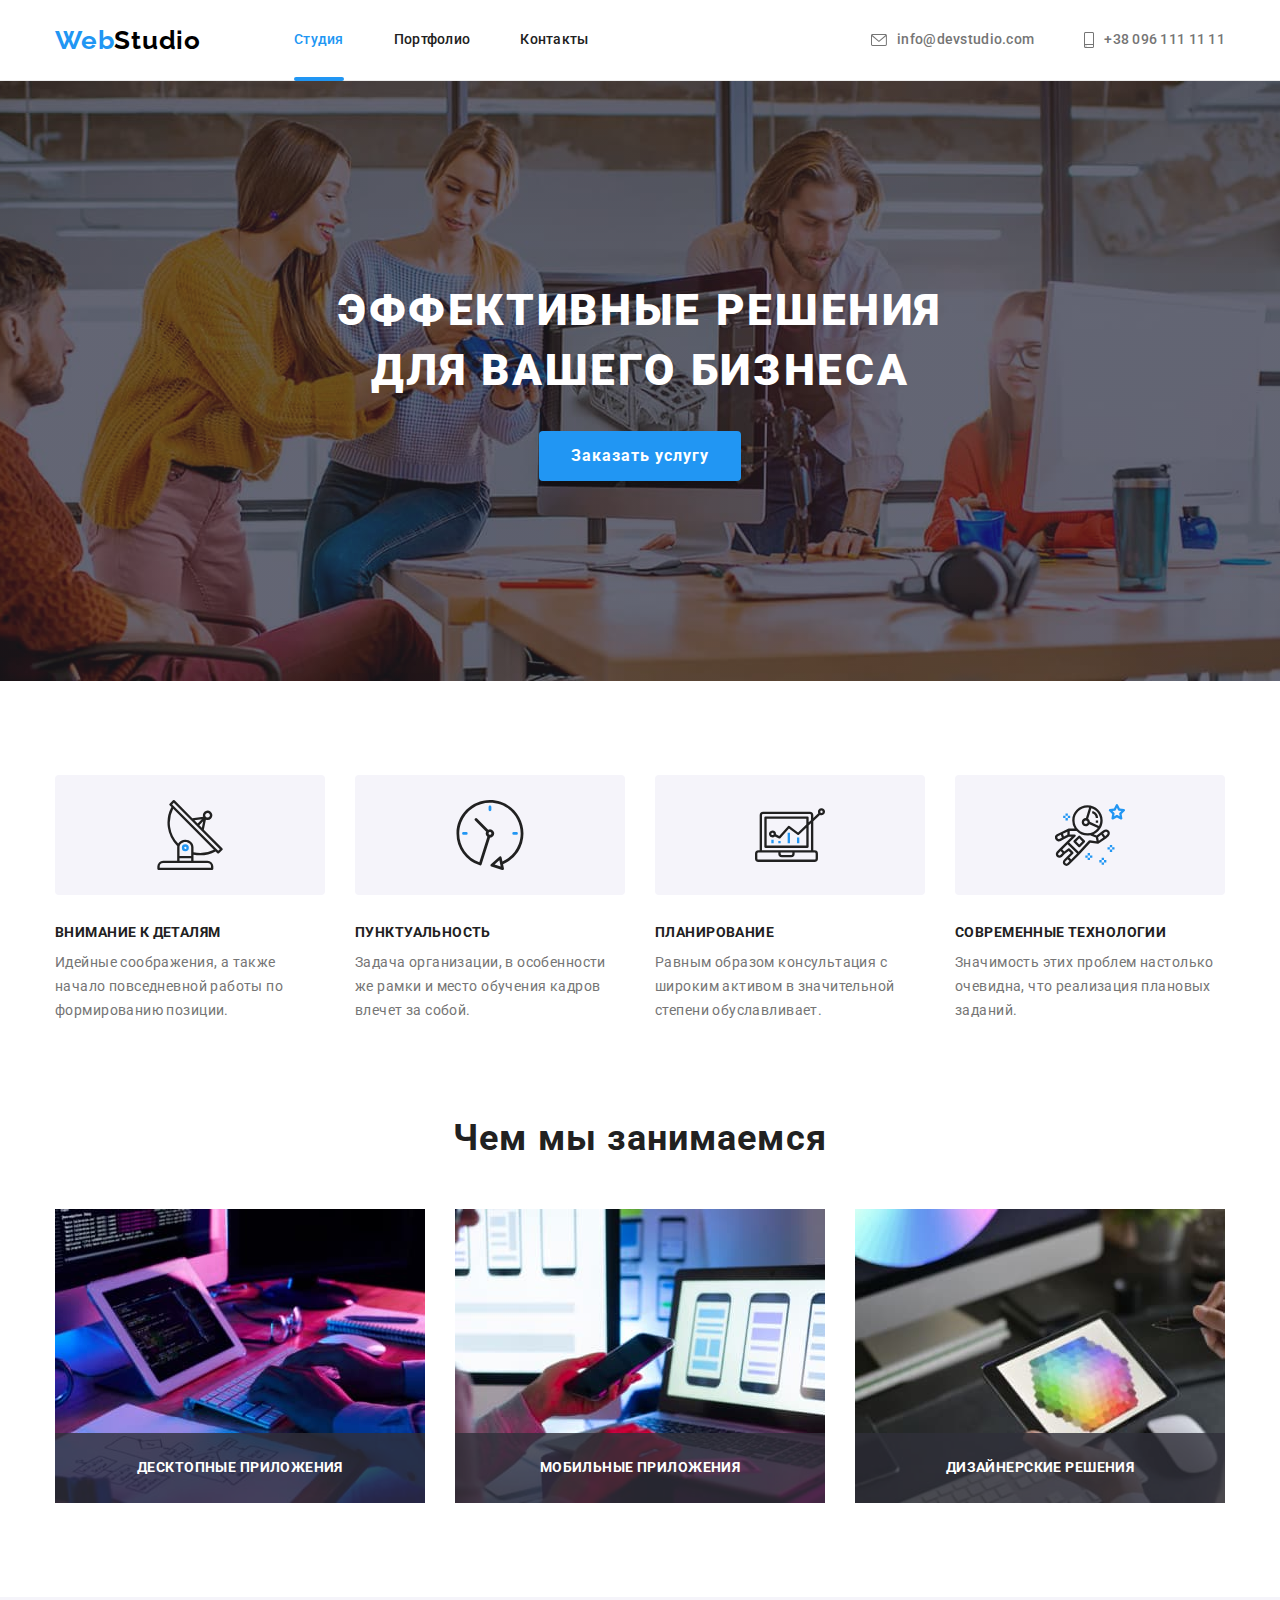
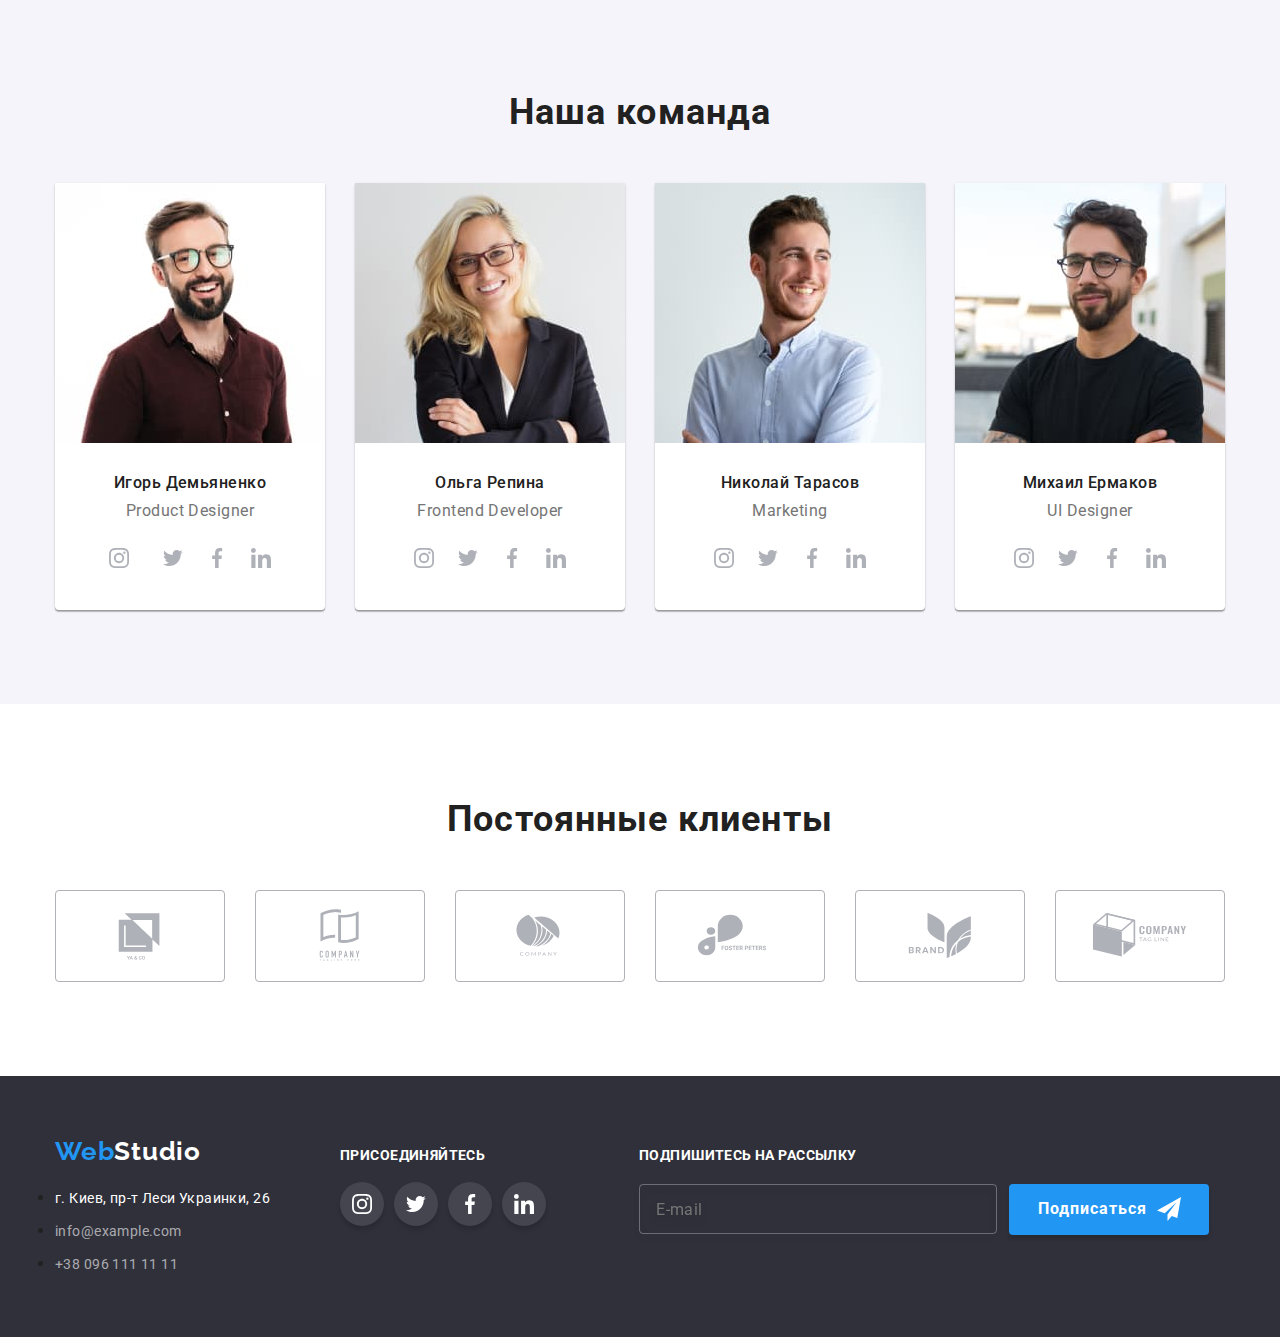
<file: index.html>
<!DOCTYPE html>
<html lang="ru">
  <head>
    <meta charset="UTF-8" />
    <meta http-equiv="X-UA-Compatible" content="IE=edge" />
    <meta name="viewport" content="width=device-width, initial-scale=1.0" />
    <link rel="preconnect" href="https://fonts.googleapis.com" />
    <link rel="preconnect" href="https://fonts.gstatic.com" crossorigin />
    <link
      href="https://fonts.googleapis.com/css2?family=Raleway:wght@700&family=Roboto:wght@400;500;700;900&display=swap"
      rel="stylesheet"
    />
    <link rel="stylesheet" href="./prettierrs/prettierrs.json" />
    <link rel="stylesheet" href="./css/main.min.css" />
    <title>webstudio</title>
  </head>
  <body>
    <header class="page-header">
      <div class="container">
        <a class="page-header__logo logo logo--link" href="./index.html" lang="en"
          >Web<span class="logo__dark-part">Studio</span></a
        >
        <nav class="nav">
          <ul class="nav__list list">
            <li class="nav__item">
              <a class="nav__link link link--active" href="./index.html">Студия</a>
            </li>
            <li class="nav__item">
              <a class="nav__link link" href="./portfolio.html">Портфолио</a>
            </li>
            <li class="nav__item">
              <a class="nav__link link" href="#contacts">Контакты</a>
            </li>
          </ul>
        </nav>
        <!-- contacts -->
        <ul class="contacts-list list">
          <li class="contacts-list__item">
            <a
              class="contacts-list__link link"
              href="mailto:info@devstudio.com"
              title="написать письмо"
            >
              <svg class="contacts-list__icon" width="16" height="12">
                <use href="./images/icons.svg#icon-envelope"></use>
              </svg>
              info@devstudio.com</a
            >
          </li>
          <li class="contacts-list__item">
            <a class="contacts-list__link link" href="tel:+380961111111" title="позвонить"
              ><svg class="contacts-list__icon" width="10" height="16">
                <use href="./images/icons.svg#icon-smartphone"></use></svg
              >+38 096 111 11 11</a
            >
          </li>
        </ul>
      </div>
    </header>
    <main>
      <section class="hero">
        <div class="container">
          <h1 class="hero__title">ЭФФЕКТИВНЫЕ РЕШЕНИЯ ДЛЯ ВАШЕГО БИЗНЕСА</h1>
          <button class="hero__button button" type="button" data-modal-open>Заказать услугу</button>
        </div>
      </section>
      <section class="features section">
        <div class="container">
          <h2 class="visually-hidden">Особенности</h2>
          <ul class="features__list list">
            <li class="features__item">
              <div class="features__icon-thumb">
                <svg width="70" height="70">
                  <use href="./images/icons.svg#icon-antenna"></use>
                </svg>
              </div>
              <h3 class="features__title">ВНИМАНИЕ К ДЕТАЛЯМ</h3>
              <p class="features__text text">
                Идейные соображения, а также начало повседневной работы по формированию позиции.
              </p>
            </li>
            <li class="features__item">
              <div class="features__icon-thumb">
                <svg width="70" height="70">
                  <use href="./images/icons.svg#icon-clock"></use>
                </svg>
              </div>
              <h3 class="features__title">ПУНКТУАЛЬНОСТЬ</h3>
              <p class="features__text text">
                Задача организации, в особенности же рамки и место обучения кадров влечет за собой.
              </p>
            </li>
            <li class="features__item">
              <div class="features__icon-thumb">
                <svg width="70" height="70">
                  <use href="./images/icons.svg#icon-diagram"></use>
                </svg>
              </div>
              <h3 class="features__title">ПЛАНИРОВАНИЕ</h3>
              <p class="features__text text">
                Равным образом консультация с широким активом в значительной степени обуславливает.
              </p>
            </li>
            <li class="features__item">
              <div class="features__icon-thumb">
                <svg width="70" height="70">
                  <use href="./images/icons.svg#icon-astronaut"></use>
                </svg>
              </div>
              <h3 class="features__title">СОВРЕМЕННЫЕ ТЕХНОЛОГИИ</h3>
              <p class="features__text text">
                Значимость этих проблем настолько очевидна, что реализация плановых заданий.
              </p>
            </li>
          </ul>
        </div>
      </section>
      <section class="activity section">
        <div class="container">
          <h2 class="activity__title title">Чем мы занимаемся</h2>
          <ul class="activity__list list">
            <li class="activity__item">
              <div class="activity__thumb">
                <img
                  class="image"
                  src="./images/section/activity/jpg/desktop/img-1-activity-@1x.jpg"
                  alt="Разработчик верстает сайт с помощью компьютера, планшета, клавиатуры и заметок"
                  width="370"
                  height="294"
                />
                <p class="activity__text">Десктопные приложения</p>
              </div>
            </li>
            <li class="activity__item">
              <div class="activity__thumb">
                <img
                  class="image"
                  src="./images/section/activity/jpg/desktop/img-2-activity-@1x.jpg"
                  alt="Разработчик работает над разметкой сайта. Использует: смартфон, ноутбук, компьютер"
                  width="370"
                  height="294"
                />
                <p class="activity__text">Мобильные приложения</p>
              </div>
            </li>
            <li class="activity__item">
              <div class="activity__thumb">
                <img
                  class="image"
                  src="./images/section/activity/jpg/desktop/img-3-activity-@1x.jpg"
                  alt="Цветовая палитра на планшете."
                  width="370"
                  height="294"
                />
                <p class="activity__text">Дизайнерские решения</p>
              </div>
            </li>
          </ul>
        </div>
      </section>
      <section class="team section">
        <div class="container">
          <h2 class="team__title title">Наша команда</h2>
          <ul class="team__list list">
            <li class="team__item">
              <div class="team__thumb">
                <img
                  class="image"
                  src="./images/section/team/jpg/desktop/img-1-desktop@1x.jpg"
                  alt="Мужчина"
                  width="270"
                  height="260"
                />
              </div>
              <div class="team__data">
                <h3 class="team__name">Игорь Демьяненко</h3>
                <p class="team__text text" lang="en">Product Designer</p>
                <ul class="team__soc-list list">
                  <li class="team__soc-link item">
                    <a class="team__soc-link link" href="">
                      <svg class="team__icon" width="20" height="20">
                        <use href="./images/icons.svg#icon-instagram"></use>
                      </svg>
                    </a>
                  </li>
                  <li class="team__soc-item item">
                    <a class="team__soc-link link" href="">
                      <svg class="team__icon" width="20" height="20">
                        <use href="./images/icons.svg#icon-twitter"></use>
                      </svg>
                    </a>
                  </li>
                  <li class="team__soc-item item">
                    <a class="team__soc-link link" href="">
                      <svg class="team__icon" width="20" height="20">
                        <use href="./images/icons.svg#icon-facebook"></use>
                      </svg>
                    </a>
                  </li>
                  <li class="team__soc-item item">
                    <a class="team__soc-link link" href="">
                      <svg class="team__icon" width="20" height="20">
                        <use href="./images/icons.svg#icon-linkedin"></use>
                      </svg>
                    </a>
                  </li>
                </ul>
              </div>
            </li>
            <li class="team__item">
              <div class="team__thumb">
                <img
                  class="image"
                  src="./images/section/team/jpg/desktop/img-2-desktop@1x.jpg"
                  alt="Женищина"
                  width="270"
                  height="260"
                />
              </div>
              <div class="team__data">
                <h3 class="team__name">Ольга Репина</h3>
                <p class="team__text text" lang="en">Frontend Developer</p>
                <ul class="team__soc-list list">
                  <li class="team__soc-item item">
                    <a class="team__soc-link link" href="">
                      <svg class="team__iconteam__icon" width="20" height="20">
                        <use href="./images/icons.svg#icon-instagram"></use>
                      </svg>
                    </a>
                  </li>
                  <li class="team__soc-item item">
                    <a class="team__soc-link link" href="">
                      <svg class="team__iconteam__icon" width="20" height="20">
                        <use href="./images/icons.svg#icon-twitter"></use>
                      </svg>
                    </a>
                  </li>
                  <li class="team__soc-item item">
                    <a class="team__soc-link link" href="">
                      <svg class="team__iconteam__icon" width="20" height="20">
                        <use href="./images/icons.svg#icon-facebook"></use>
                      </svg>
                    </a>
                  </li>
                  <li class="team__soc-item item">
                    <a class="team__soc-link link" href="">
                      <svg class="team__iconteam__icon" width="20" height="20">
                        <use href="./images/icons.svg#icon-linkedin"></use>
                      </svg>
                    </a>
                  </li>
                </ul>
              </div>
            </li>
            <li class="team__item">
              <div class="team__thumb">
                <img
                  class="image"
                  src="./images/section/team/jpg/desktop/img-3-desktop@1x.jpg"
                  alt="Мужчина"
                  width="270"
                  height="260"
                />
              </div>
              <div class="team__data">
                <h3 class="team__name">Николай Тарасов</h3>
                <p class="team__text text" lang="en">Marketing</p>
                <ul class="team__soc-list list">
                  <li class="team__soc-item item">
                    <a class="team__soc-link link" href="">
                      <svg class="team__icon" width="20" height="20">
                        <use href="./images/icons.svg#icon-instagram"></use>
                      </svg>
                    </a>
                  </li>
                  <li class="team__soc-item item">
                    <a class="team__soc-link link" href="">
                      <svg class="team__icon" width="20" height="20">
                        <use href="./images/icons.svg#icon-twitter"></use>
                      </svg>
                    </a>
                  </li>
                  <li class="team__soc-item item">
                    <a class="team__soc-link link" href="">
                      <svg class="team__icon" width="20" height="20">
                        <use href="./images/icons.svg#icon-facebook"></use>
                      </svg>
                    </a>
                  </li>
                  <li class="team__soc-item item">
                    <a class="team__soc-link link" href="">
                      <svg class="team__icon" width="20" height="20">
                        <use href="./images/icons.svg#icon-linkedin"></use>
                      </svg>
                    </a>
                  </li>
                </ul>
              </div>
            </li>
            <li class="team__item">
              <div class="team__thumb">
                <img
                  class="image"
                  src="./images/section/team/jpg/desktop/img-4-desktop@1x.jpg"
                  alt="Мужчина"
                  width="270"
                  height="260"
                />
              </div>
              <div class="team__data">
                <h3 class="team__name">Михаил Ермаков</h3>
                <p class="team__text text" lang="en">UI Designer</p>
                <ul class="team__soc-list list">
                  <li class="team__soc-item item">
                    <a class="team__soc-link link" href="">
                      <svg class="team__iconteam__icon" width="20" height="20">
                        <use href="./images/icons.svg#icon-instagram"></use>
                      </svg>
                    </a>
                  </li>
                  <li class="team__soc-item item">
                    <a class="team__soc-link link" href="">
                      <svg class="team__iconteam__icon" width="20" height="20">
                        <use href="./images/icons.svg#icon-twitter"></use>
                      </svg>
                    </a>
                  </li>
                  <li class="team__soc-item item">
                    <a class="team__soc-link link" href="">
                      <svg class="team__iconteam__icon" width="20" height="20">
                        <use href="./images/icons.svg#icon-facebook"></use>
                      </svg>
                    </a>
                  </li>
                  <li class="team__soc-item item">
                    <a class="team__soc-link link" href="">
                      <svg class="team__icon" width="20" height="20">
                        <use href="./images/icons.svg#icon-linkedin"></use>
                      </svg>
                    </a>
                  </li>
                </ul>
              </div>
            </li>
          </ul>
        </div>
      </section>
      <section class="clients section">
        <div class="container">
          <h2 class="clients__title title">Постоянные клиенты</h2>
          <ul class="clients__list list">
            <li class="clients__item">
              <a class="clients__link link" href="">
                <svg width="106" height="60">
                  <use href="./images/icons.svg#icon-company-1"></use></svg
              ></a>
            </li>
            <li class="clients__item">
              <a class="clients__link link" href=""
                ><svg width="106" height="60">
                  <use href="./images/icons.svg#icon-company-2"></use></svg
              ></a>
            </li>
            <li class="clients__item">
              <a class="clients__link link" href=""
                ><svg width="106" height="60">
                  <use href="./images/icons.svg#icon-company-3"></use></svg
              ></a>
            </li>
            <li class="clients__item">
              <a class="clients__link link" href=""
                ><svg width="106" height="60">
                  <use href="./images/icons.svg#icon-company-4"></use></svg
              ></a>
            </li>
            <li class="clients__item">
              <a class="clients__link link" href=""
                ><svg width="106" height="60">
                  <use href="./images/icons.svg#icon-company-5"></use></svg
              ></a>
            </li>
            <li class="clients__item">
              <a class="clients__link link" href=""
                ><svg width="106" height="60">
                  <use href="./images/icons.svg#icon-company-6"></use></svg
              ></a>
            </li>
          </ul>
        </div>
      </section>
    </main>
    <footer class="page-footer" id="contacts">
      <div class="container">
        <div class="footer__contacts">
          <a class="footer__logo logo logo--link" href="./index.html" lang="en"
            >Web<span class="logo__light-part">Studio</span></a
          >
          <address class="address">
            <ul class="address__list">
              <li class="address__item">
                <a
                  class="address__link link"
                  href="https://goo.gl/maps/pNAWCtYSXBHjVTxV9"
                  target="_blank"
                  rel="noopener noreferrer"
                  title="перейти по ссылке"
                  >г. Киев, пр-т Леси Украинки, 26</a
                >
              </li>
              <li class="address__item">
                <a class="address__link link" href="mailto:info@example.com" title="написать письмо"
                  >info@example.com</a
                >
              </li>
              <li class="address__item">
                <a class="address__link link" href="+380961111111" title="позвонить"
                  >+38 096 111 11 11</a
                >
              </li>
            </ul>
          </address>
        </div>
        <div class="footer__soc social">
          <h2 class="social__title">Присоединяйтесь</h2>
          <ul class="social__list list">
            <li class="social__item">
              <a class="social__link link" href="">
                <svg width="20" height="20">
                  <use href="./images/icons.svg#icon-instagram"></use>
                </svg>
              </a>
            </li>
            <li class="social__item">
              <a class="social__link link" href="">
                <svg width="20" height="20">
                  <use href="./images/icons.svg#icon-twitter"></use>
                </svg>
              </a>
            </li>
            <li class="social__item">
              <a class="social__link link" href="">
                <svg width="20" height="20">
                  <use href="./images/icons.svg#icon-facebook"></use>
                </svg>
              </a>
            </li>
            <li class="social__item">
              <a class="social__link link" href="">
                <svg width="20" height="20">
                  <use href="./images/icons.svg#icon-linkedin"></use>
                </svg>
              </a>
            </li>
          </ul>
        </div>
        <div class="footer__subscription subscription">
          <p class="subscription__text">Подпишитесь на рассылку</p>
          <form class="subscription__form form">
            <input
              class="subscription__input input"
              type="email"
              name="user-email"
              placeholder="E-mail"
            />
            <button class="subscription__button button" type="submit">
              Подписаться
              <svg class="subscription__icon" width="24" height="24">
                <use href="./images/icons.svg#icon-icon-send"></use>
              </svg>
            </button>
          </form>
        </div>
      </div>
    </footer>
    <div class="backdrop is-hidden" data-modal>
      <div class="backdrop__modal modal">
        <button class="modal__button-close" type="button" title="Закрыть" data-modal-close>
          <svg class="modal__icon-close" width="11" height="11">
            <use href="./images/icons.svg#icon-close"></use>
          </svg>
        </button>
        <form class="modal__form">
          <p class="modal__text text">Оставьте свои данные, мы вам перезвоним</p>
          <ul class="modal__list list">
            <li class="modal__item item">
              <label class="modal__label label" for="name">Имя</label>
              <div class="modal__field">
                <input class="modal__input input" type="text" name="user-name" id="name" />
                <svg class="modal__icon" width="18" height="18">
                  <use href="./images/icons.svg#icon-modal-icon-1"></use>
                </svg>
              </div>
            </li>
            <li class="modal__item item">
              <label class="modal__label label" for="tel">Телефон</label>
              <div class="modal__field">
                <input class="modal__input input" type="tel" name="user-tel" id="tel" />
                <svg class="modal__icon" width="18" height="18">
                  <use href="./images/icons.svg#icon-modal-icon-2"></use>
                </svg>
              </div>
            </li>
            <li class="modal__item item">
              <label class="modal__label label" for="email">Почта</label>
              <div class="modal__field">
                <input class="modal__input input" type="email" name="user-email" id="email" />
                <svg class="modal__icon" width="18" height="18">
                  <use href="./images/icons.svg#icon-modal-icon-3"></use>
                </svg>
              </div>
            </li>
          </ul>
          <div class="modal__comment">
            <label class="modal__label label" for="comment">Комментарий</label>
            <textarea
              class="modal__textarea textarea"
              name="user-comment"
              id="comment"
              placeholder="Введите текст"
            ></textarea>
          </div>
          <div class="modal__consent">
            <label class="modal__label-checkbox label">
              <input
                class="modal__checkbox visually-hidden"
                type="checkbox"
                name="consent"
                id="consent"
              />
              <svg class="modal__icon-checkbox icon" width="16" height="15">
                <use href="./images/icons.svg#icon-modal-icon-4"></use></svg
              >Соглашаюсь с рассылкой и принимаю&nbsp;<a class="modal__link link" href=""
                >Условия договора</a
              ></label
            >
          </div>
          <button class="modal__btn-submit button" type="submit">Отправить</button>
        </form>
      </div>
    </div>
    <script src="./js/modal.js"></script>
  </body>
</html>
</file>
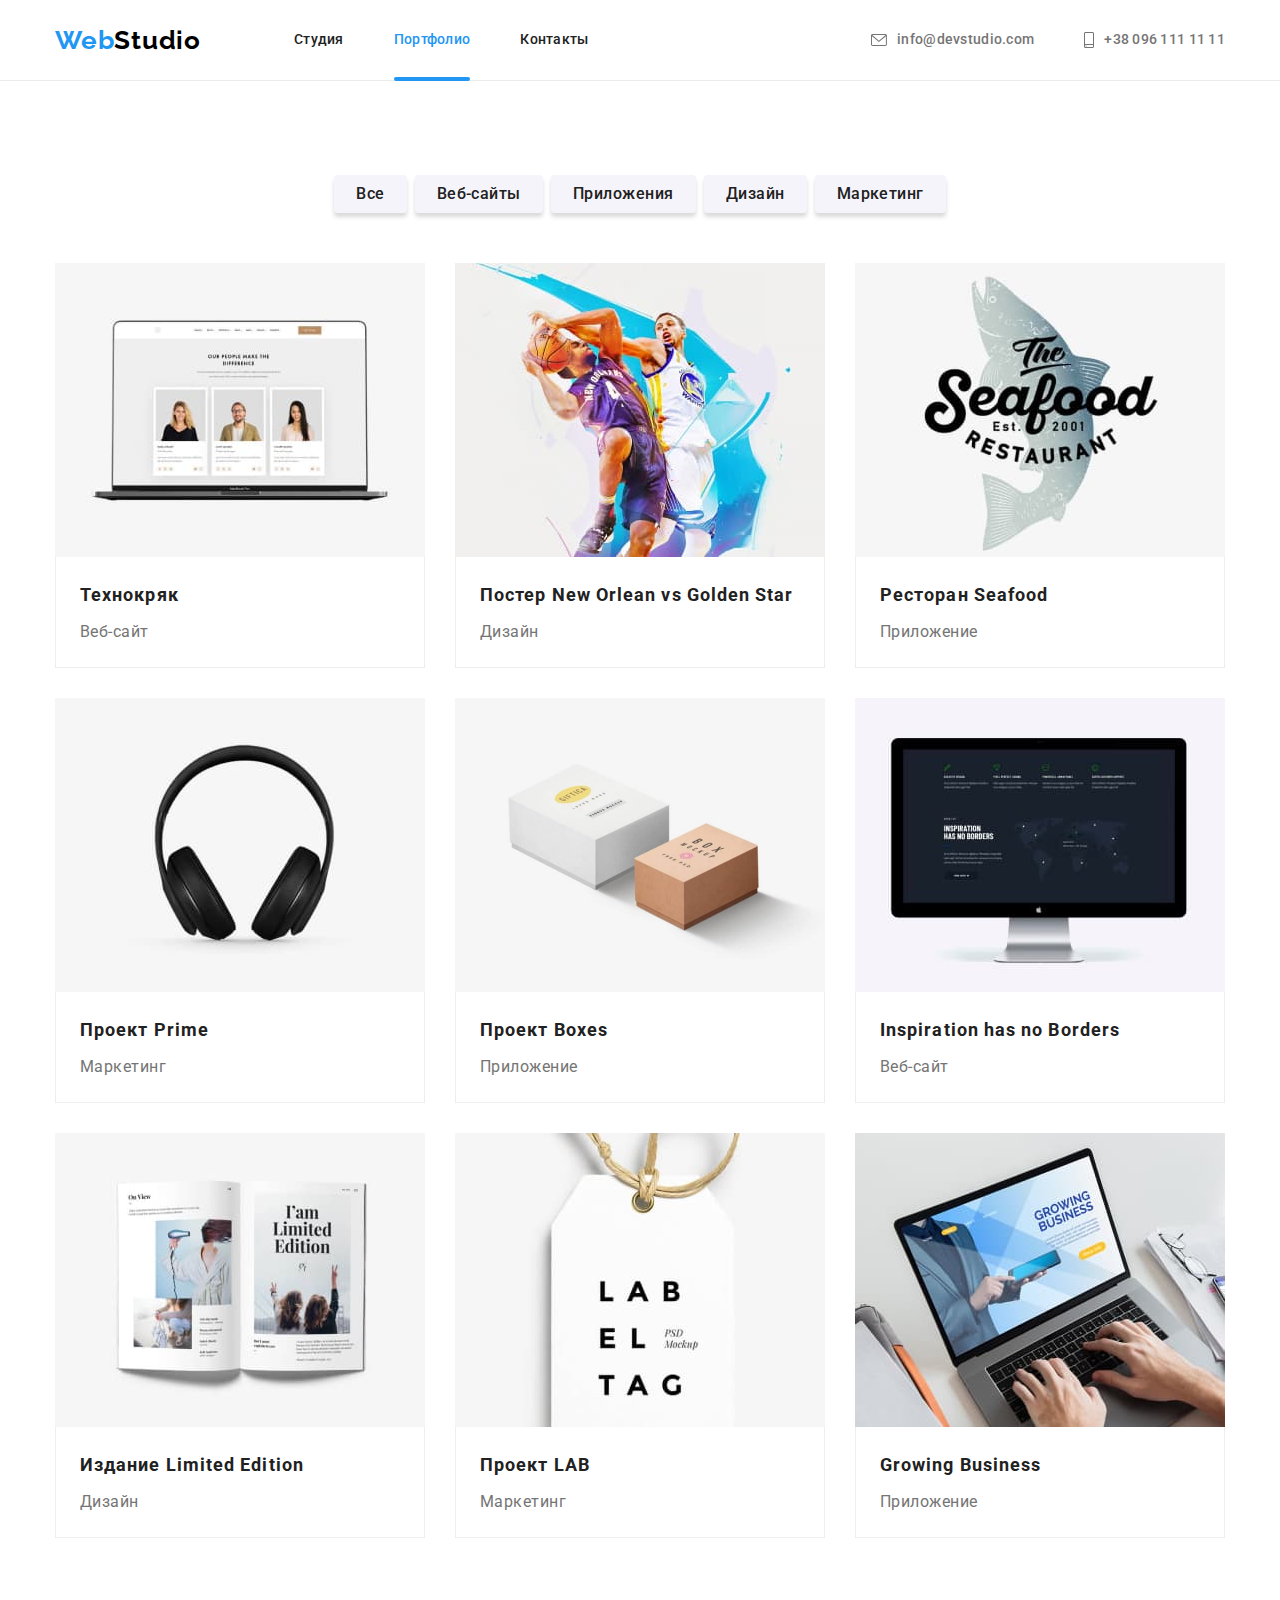
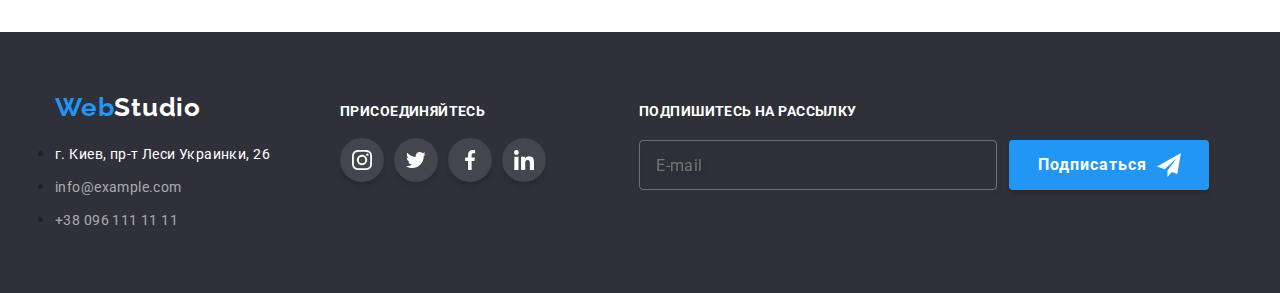
<file: portfolio.html>
<!DOCTYPE html>
<html lang="ru">
  <head>
    <meta charset="UTF-8" />
    <meta http-equiv="X-UA-Compatible" content="IE=edge" />
    <meta name="viewport" content="width=device-width, initial-scale=1.0" />
    <link rel="preconnect" href="https://fonts.googleapis.com" />
    <link rel="preconnect" href="https://fonts.gstatic.com" crossorigin />
    <link
      href="https://fonts.googleapis.com/css2?family=Raleway:wght@700&family=Roboto:wght@400;500;700;900&display=swap"
      rel="stylesheet"
    />
    <link rel="stylesheet" href="./prettierrs/prettierrs.json" />
    <link rel="stylesheet" href="./css/main.min.css" />
    <title>portfolio</title>
  </head>
  <body>
    <header class="page-header">
      <div class="container">
        <a class="page-header__logo logo logo--link" href="./index.html" lang="en"
          >Web<span class="logo__dark-part">Studio</span></a
        >
        <nav class="nav">
          <ul class="nav__list list">
            <li class="nav__item">
              <a class="nav__link link" href="./index.html">Студия</a>
            </li>
            <li class="nav__item">
              <a class="nav__link link link--active" href="./portfolio.html">Портфолио</a>
            </li>
            <li class="nav__item">
              <a class="nav__link link" href="#contacts">Контакты</a>
            </li>
          </ul>
        </nav>
        <!-- contacts -->
        <ul class="contacts-list list">
          <li class="contacts-list__item">
            <a
              class="contacts-list__link link"
              href="mailto:info@devstudio.com"
              title="написать письмо"
            >
              <svg class="contacts-list__icon" width="16" height="12">
                <use href="./images/icons.svg#icon-envelope"></use>
              </svg>
              info@devstudio.com</a
            >
          </li>
          <li class="contacts-list__item">
            <a class="contacts-list__link link" href="tel:+380961111111" title="позвонить"
              ><svg class="contacts-list__icon" width="10" height="16">
                <use href="./images/icons.svg#icon-smartphone"></use></svg
              >+38 096 111 11 11</a
            >
          </li>
        </ul>
      </div>
    </header>
    <main>
      <section class="portfolio section">
        <div class="container">
          <h1 class="visually-hidden">Портфолио</h1>
          <ul class="filter__list list">
            <li class="filter__item">
              <button class="filter__button button" type="button">Все</button>
            </li>
            <li class="filter__item">
              <button class="filter__button button" type="button">Веб-сайты</button>
            </li>
            <li class="filter__item">
              <button class="filter__button button" type="button">Приложения</button>
            </li>
            <li class="filter__item">
              <button class="filter__button button" type="button">Дизайн</button>
            </li>
            <li class="filter__item">
              <button class="filter__button button" type="button">Маркетинг</button>
            </li>
          </ul>
          <ul class="exsample__list list">
            <li class="example__item">
              <a class="example__link link" href="./portfolio.html">
                <div class="example__top-thumb">
                  <img
                    class="example__image image"
                    src="./images/section/portfolio/jpg/desktop/example-img-1-desktop@1x.jpg"
                    alt="ноутбук"
                    width="370"
                    height="294"
                  />
                  <div class="example__overlay">
                    <p class="example__text">
                      Ресурс предлагает комплексные предложения с разным уровнем функционала и
                      сервисов. Все это позволит посетителю получить исчерпывающие сведения о
                      компании или частном лице.
                    </p>
                  </div>
                </div>
                <div class="example__bottom-thumb">
                  <h2 class="example__title title">Технокряк</h2>
                  <p class="example__bottom-title text">Веб-сайт</p>
                </div>
              </a>
            </li>
            <li class="example__item">
              <a class="example__link link" href="./portfolio.html">
                <div class="example__top-thumb">
                  <img
                    class="exampl__image image"
                    src="./images/section/portfolio/jpg/desktop/example-img-2-desktop@1x.jpg"
                    alt="спортсмены"
                    width="370"
                    height="294"
                  />
                  <div class="example__overlay">
                    <p class="example__text">
                      Ресурс предлагает комплексные предложения с разным уровнем функционала и
                      сервисов. Все это позволит посетителю получить исчерпывающие сведения о
                      компании или частном лице.
                    </p>
                  </div>
                </div>
                <div class="example__bottom-thumb">
                  <h2 class="example__title">
                    Постер <span lang="en">New Orlean vs Golden Star</span>
                  </h2>
                  <p class="example__bottom-title text">Дизайн</p>
                </div></a
              >
            </li>
            <li class="example__item">
              <a class="example__link link" href="./portfolio.html">
                <div class="example__top-thumb">
                  <img
                    class="example__image image"
                    src="./images/section/portfolio/jpg/desktop/example-img-3-desktop@1x.jpg"
                    alt="пример логотипа"
                    width="370"
                    height="294"
                  />
                  <div class="example__overlay">
                    <p class="example__text">
                      Ресурс предлагает комплексные предложения с разным уровнем функционала и
                      сервисов. Все это позволит посетителю получить исчерпывающие сведения о
                      компании или частном лице.
                    </p>
                  </div>
                </div>
                <div class="example__bottom-thumb">
                  <h2 class="example__title title">Ресторан <span lang="en">Seafood</span></h2>
                  <p class="example__bottom-title text">Приложение</p>
                </div></a
              >
            </li>
            <li class="example__item">
              <a class="example__link link" href="./portfolio.html">
                <div class="example__top-thumb">
                  <img
                    class="example__image image"
                    src="./images/section/portfolio/jpg/desktop/example-img-4-desktop@1x.jpg"
                    alt="наушники"
                    width="370"
                    height="294"
                  />
                  <div class="example__overlay">
                    <p class="example__text">
                      Ресурс предлагает комплексные предложения с разным уровнем функционала и
                      сервисов. Все это позволит посетителю получить исчерпывающие сведения о
                      компании или частном лице.
                    </p>
                  </div>
                </div>
                <div class="example__bottom-thumb">
                  <h2 class="example__title title">Проект <span lang="en">Prime</span></h2>
                  <p class="example__bottom-title text">Маркетинг</p>
                </div></a
              >
            </li>
            <li class="example__item">
              <a class="example__link link" href="./portfolio.html"
                ><div class="example__top-thumb">
                  <img
                    class="example__image image"
                    src="./images/section/portfolio/jpg/desktop/example-img-5-desktop@1x.jpg"
                    alt="две коробки"
                    width="370"
                    height="294"
                  />
                  <div class="example__overlay">
                    <p class="example__text">
                      Ресурс предлагает комплексные предложения с разным уровнем функционала и
                      сервисов. Все это позволит посетителю получить исчерпывающие сведения о
                      компании или частном лице.
                    </p>
                  </div>
                </div>
                <div class="example__bottom-thumb">
                  <h2 class="example__title title">Проект <span lang="en">Boxes</span></h2>
                  <p class="example__bottom-title text">Приложение</p>
                </div></a
              >
            </li>
            <li class="example__item">
              <a class="example__link link" href="./portfolio.html"
                ><div class="example__top-thumb">
                  <img
                    class="example__image image"
                    src="./images/section/portfolio/jpg/desktop/example-img-6-desktop@1x.jpg"
                    alt="моноблок"
                    width="370"
                    height="294"
                  />
                  <div class="example__overlay">
                    <p class="example__text">
                      Ресурс предлагает комплексные предложения с разным уровнем функционала и
                      сервисов. Все это позволит посетителю получить исчерпывающие сведения о
                      компании или частном лице.
                    </p>
                  </div>
                </div>
                <div class="example__bottom-thumb">
                  <h2 class="example__title title" lang="en">Inspiration has no Borders</h2>
                  <p class="example__bottom-title text">Веб-сайт</p>
                </div></a
              >
            </li>
            <li class="example__item">
              <a class="example__link link" href="./portfolio.html">
                <div class="example__top-thumb">
                  <img
                    class="example__image image"
                    src="./images/section/portfolio/jpg/desktop/example-img-7-desktop@1x.jpg"
                    alt="журнал"
                    width="370"
                    height="294"
                  />
                  <div class="example__overlay">
                    <p class="example__text">
                      Ресурс предлагает комплексные предложения с разным уровнем функционала и
                      сервисов. Все это позволит посетителю получить исчерпывающие сведения о
                      компании или частном лице.
                    </p>
                  </div>
                </div>
                <div class="example__bottom-thumb">
                  <h2 class="example__title title">
                    Издание <span lang="en">Limited Edition</span>
                  </h2>
                  <p class="example__bottom-title text">Дизайн</p>
                </div></a
              >
            </li>
            <li class="example__item">
              <a class="example__link link" href="./portfolio.html"
                ><div class="example__top-thumb">
                  <img
                    class="example__image image"
                    src="./images/section/portfolio/jpg/desktop/example-img-8-desktop@1x.jpg"
                    alt="бирка"
                    width="370"
                    height="294"
                  />
                  <div class="example__overlay">
                    <p class="example__text">
                      Ресурс предлагает комплексные предложения с разным уровнем функционала и
                      сервисов. Все это позволит посетителю получить исчерпывающие сведения о
                      компании или частном лице.
                    </p>
                  </div>
                </div>
                <div class="example__bottom-thumb">
                  <h2 class="example__title title">
                    Проект <abbr class="example__abbr" lang="en">Lab</abbr>
                  </h2>
                  <p class="example__bottom-title text">Маркетинг</p>
                </div></a
              >
            </li>
            <li class="example__item">
              <a class="example__link link" href="./portfolio.html"
                ><div class="example__top-thumb">
                  <img
                    class="example__image image"
                    src="./images/section/portfolio/jpg/desktop/example-img-9-desktop@1x.jpg"
                    alt="ноутбук"
                    width="370"
                    height="294"
                  />
                  <div class="example__overlay">
                    <p class="example__text">
                      Ресурс предлагает комплексные предложения с разным уровнем функционала и
                      сервисов. Все это позволит посетителю получить исчерпывающие сведения о
                      компании или частном лице.
                    </p>
                  </div>
                </div>
                <div class="example__bottom-thumb">
                  <h2 class="example__title title" lang="en">Growing Business</h2>
                  <p class="example__bottom-title text">Приложение</p>
                </div></a
              >
            </li>
          </ul>
        </div>
      </section>
    </main>
    <footer class="page-footer" id="contacts">
      <div class="footer__container container">
        <div class="footer__contacts">
          <a class="footer__logo logo logo--link" href="./index.html" lang="en"
            >Web<span class="logo__light-part">Studio</span></a
          >
          <address class="footer__address address">
            <ul class="address__list">
              <li class="address__item">
                <a
                  class="address__link link"
                  href="https://goo.gl/maps/pNAWCtYSXBHjVTxV9"
                  target="_blank"
                  rel="noopener noreferrer"
                  title="перейти по ссылке"
                  >г. Киев, пр-т Леси Украинки, 26</a
                >
              </li>
              <li class="address__item">
                <a class="address__link link" href="mailto:info@example.com" title="написать письмо"
                  >info@example.com</a
                >
              </li>
              <li class="address__item">
                <a class="address__link link" href="+380961111111" title="позвонить"
                  >+38 096 111 11 11</a
                >
              </li>
            </ul>
          </address>
        </div>
        <div class="footer__soc social">
          <h2 class="social__title title">Присоединяйтесь</h2>
          <ul class="social__list list">
            <li class="social__item item">
              <a class="social__link link" href="">
                <svg width="20" height="20">
                  <use href="./images/icons.svg#icon-instagram"></use>
                </svg>
              </a>
            </li>
            <li class="social__item item">
              <a class="social__link link" href="">
                <svg width="20" height="20">
                  <use href="./images/icons.svg#icon-twitter"></use>
                </svg>
              </a>
            </li>
            <li class="social__item item">
              <a class="social__link link" href="">
                <svg width="20" height="20">
                  <use href="./images/icons.svg#icon-facebook"></use>
                </svg>
              </a>
            </li>
            <li class="social__item item">
              <a class="social__link link" href="">
                <svg width="20" height="20">
                  <use href="./images/icons.svg#icon-linkedin"></use>
                </svg>
              </a>
            </li>
          </ul>
        </div>
        <div class="footer__subscription subscription">
          <p class="subscription__text text">Подпишитесь на рассылку</p>
          <form class="subscription__form form">
            <input
              class="subscription__input input"
              type="email"
              name="user-email"
              placeholder="E-mail"
            />
            <button class="subscription__button button" type="submit">
              Подписаться
              <svg class="subscription__icon" width="24" height="24">
                <use href="./images/icons.svg#icon-icon-send"></use>
              </svg>
            </button>
          </form>
        </div>
      </div>
    </footer>
  </body>
</html>
</file>
<file: css/main.min.css>
:root{--main-color: #212121;--secondary-color: #757575;--accent-color: #2196f3;--light-color: #ffffff;--light-alfa-color: rgba(255, 255, 255, 0.6);--dark-color: #000000;--border-header-color: #ececec;--border-card-color: #eeeeee;--bg-light-color: #f5f4fa;--bg-dark-color: #2f303a;--btn-accent-color: #188ce8;--bg-first-hero: rgba(47, 48, 58, 0.4);--bg-last-hero: #c4c4c4;--bg-portfilio-example-thumb: rgba(33, 150, 243, 0.9);--soc-icon-color-main: #afb1b8;--soc-bg-footer: rgba(255, 255, 255, 0.1);--subscription-input-border: rgba(255, 255, 255, 0.3);--activity-bg-text-thumb: rgba(47, 48, 58, 0.8);--backdrop-color: rgba(0, 0, 0, 0.2);--border-input-textarea: rgba(33, 33, 33, 0.2);--border-comment-textarea: rgba(117, 117, 117, 0.5);--main-font-family: "Roboto", sans-serif;--logo-font-family: "Raleway", sans-serif;--main-gap: 30px}/*! modern-normalize v1.1.0 | MIT License | https://github.com/sindresorhus/modern-normalize */*,::before,::after{box-sizing:border-box}html{line-height:1.15;-webkit-text-size-adjust:100%;-moz-tab-size:4;tab-size:4}body{margin:0;font-family:system-ui,-apple-system,"Segoe UI",Roboto,Helvetica,Arial,sans-serif,"Apple Color Emoji","Segoe UI Emoji"}hr{height:0;color:inherit}abbr[title]{text-decoration:underline dotted}b,strong{font-weight:bolder}code,kbd,samp,pre{font-family:ui-monospace,SFMono-Regular,Consolas,"Liberation Mono",Menlo,monospace;font-size:1em}small{font-size:80%}sub,sup{font-size:75%;line-height:0;position:relative;vertical-align:baseline}sub{bottom:-0.25em}sup{top:-0.5em}table{text-indent:0;border-color:inherit}button,input,optgroup,select,textarea{font-family:inherit;font-size:100%;line-height:1.15;margin:0}button,select{text-transform:none}button,[type=button],[type=reset],[type=submit]{-webkit-appearance:button}::-moz-focus-inner{border-style:none;padding:0}:-moz-focusring{outline:1px dotted ButtonText}:-moz-ui-invalid{box-shadow:none}legend{padding:0}progress{vertical-align:baseline}::-webkit-inner-spin-button,::-webkit-outer-spin-button{height:auto}[type=search]{-webkit-appearance:textfield;outline-offset:-2px}::-webkit-search-decoration{-webkit-appearance:none}::-webkit-file-upload-button{-webkit-appearance:button;font:inherit}summary{display:list-item}.visually-hidden{position:absolute;width:1px;height:1px;margin:-1px;border:0;padding:0;white-space:nowrap;clip-path:inset(100%);clip:rect(0 0 0 0);overflow:hidden}p,h1,h2,h3,h4,h5,h6{margin:0}ul,ol{margin:0;padding-left:0}.image{display:block;max-width:100%;height:auto}.input,.textarea{background-color:rgba(0,0,0,0);outline:none}.link{text-decoration:none}.logo--link{text-decoration:none}.list{list-style-type:none}body{background-color:var(--light-color);color:var(--main-color);font-family:var(--main-font-family)}.section{padding-top:94px;padding-bottom:94px}.text{color:var(--secondary-color)}.container{width:1200px;padding-left:15px;padding-right:15px;margin:0 auto}.title{font-size:36px;line-height:1.17;letter-spacing:.03em;text-align:center}.logo{display:block;font-family:var(--logo-font-family);font-weight:700;font-size:26px;line-height:1.19;letter-spacing:.03em;color:var(--accent-color)}.logo__dark-part{color:var(--dark-color)}.logo__light-part{color:var(--light-color)}.button{font-weight:700;font-size:16px;line-height:1.89;letter-spacing:.06em;font-family:inherit;text-align:center;box-shadow:0px 4px 4px rgba(0,0,0,.15);border-radius:4px;border:0;background-color:var(--accent-color);color:var(--light-color);cursor:pointer;transition:background-color 250ms cubic-bezier(0.4, 0, 0.2, 1)}.button:hover,.button:focus{background-color:var(--btn-accent-color)}.page-header{border-bottom:1px solid var(--border-header-color)}.page-header .container{display:flex;align-items:center}.page-header__logo{margin-right:93px}.nav__list{display:flex}.nav__item:not(:last-child){margin-right:50px}.contacts-list{display:flex;margin-left:auto}.contacts-list__item:first-child{margin-right:50px}.nav__link{color:var(--main-color)}.nav__link,.contacts-list__link{display:block;padding-top:32px;padding-bottom:32px;font-weight:500;font-size:14px;line-height:1.14;letter-spacing:.02em;transition:color 250ms cubic-bezier(0.4, 0, 0.2, 1)}.nav__link:hover,.nav__link:focus,.contacts-list__link:hover,.contacts-list__link:focus{color:var(--accent-color);fill:currentColor}.link--active{position:relative;color:var(--accent-color)}.link--active::after{content:"";position:absolute;left:0;bottom:-1px;width:100%;height:4px;border-radius:2px;background-color:var(--accent-color)}.contacts-list__link{display:flex;align-items:center;color:var(--secondary-color)}.contacts-list__icon{fill:currentColor;margin-right:10px}.hero{max-width:1600px;padding-top:200px;padding-bottom:200px;margin:0 auto;background-color:var(--bg-last-hero);background-image:linear-gradient(var(--bg-first-hero), var(--bg-first-hero)),url(../../../images/bg/jpg/desktop/bg-hero-desktop@1x.jpg);background-repeat:no-repeat;background-position:center;background-size:cover}.hero__title{margin-bottom:var(--main-gap);max-width:696px;font-weight:900;font-size:44px;line-height:1.36;letter-spacing:.06em;text-transform:uppercase;text-align:center;margin-left:auto;margin-right:auto;color:var(--light-color)}.hero__button{display:block;padding-top:10px;padding-right:32px;padding-bottom:10px;padding-left:32px;margin-left:auto;margin-right:auto}.features{padding-bottom:0}.features__list{display:flex;margin-right:calc(-1*var(--main-gap))}.features__item{flex-basis:calc(25% - var(--main-gap));margin-right:var(--main-gap)}.features__title{margin-bottom:10px;font-size:14px;line-height:1.14;letter-spacing:.03em;text-transform:uppercase}.features__text{font-size:14px;line-height:1.71;letter-spacing:.03em}.features__icon-thumb{display:flex;justify-content:center;align-items:center;height:120px;border-radius:4px;margin-bottom:var(--main-gap);background-color:var(--bg-light-color)}.activity__title{margin-bottom:50px}.activity__list{display:flex}.activity__item:not(:last-child){margin-right:var(--main-gap)}.activity__thumb{position:relative}.activity__text{position:absolute;left:0;bottom:0;display:flex;justify-content:center;align-items:center;width:100%;min-height:70px;font-weight:700;font-size:14px;line-height:1.14;letter-spacing:.03em;text-align:center;text-transform:uppercase;color:var(--light-color);background:var(--activity-bg-text-thumb)}.team{background-color:var(--bg-light-color)}.team__title{margin-bottom:50px}.team__list{display:flex;margin-right:calc(-1*var(--main-gap))}.team__item{flex-basis:calc(25% - var(--main-gap));margin-right:var(--main-gap);background-color:var(--light-color);box-shadow:0px 1px 3px rgba(0,0,0,.12),0px 1px 1px rgba(0,0,0,.14),0px 2px 1px rgba(0,0,0,.2);border-radius:0px 0px 4px 4px}.team__data{padding:var(--main-gap)}.team__name{margin-bottom:10px;font-weight:500;font-size:16px;line-height:1.19;letter-spacing:.03em;text-align:center}.team__text{margin-bottom:16px;text-align:center;letter-spacing:.03em}.team__soc-list{display:flex;justify-content:center}.team__soc-link{display:flex;justify-content:center;align-items:center;width:44px;height:44px;border-radius:50%;fill:var(--soc-icon-color-main);transition:fill 250ms cubic-bezier(0.4, 0, 0.2, 1),background-color 250ms cubic-bezier(0.4, 0, 0.2, 1)}.team__soc-link:hover,.team__soc-link:focus{fill:var(--light-color);background-color:var(--accent-color)}.team__soc-link:not(:last-child){margin-right:10px}.clients__title{margin-bottom:50px}.clients__list{display:flex;justify-content:center;margin-right:calc(-1*var(--main-gap))}.clients__item{flex-basis:calc(16.6666666667% - var(--main-gap));margin-right:var(--main-gap)}.clients__link{display:flex;height:92px;justify-content:center;align-items:center;border:1px solid var(--soc-icon-color-main);border-radius:4px;fill:var(--soc-icon-color-main);transition:fill 250ms cubic-bezier(0.4, 0, 0.2, 1),border 250ms cubic-bezier(0.4, 0, 0.2, 1)}.clients__link:hover,.clients__link:focus{fill:var(--accent-color);border:1px solid var(--accent-color)}.filter__list{display:flex;justify-content:center;margin-bottom:50px}.filter__item:not(:last-child){margin-right:8px}.filter__button{padding:6px 22px;display:block;border-radius:4px;border:0;background-color:var(--bg-light-color);font-weight:500;font-size:16px;line-height:1.62;letter-spacing:.03em;text-align:center;color:var(--main-color);transition:color 250ms cubic-bezier(0.4, 0, 0.2, 1),background-color 250ms cubic-bezier(0.4, 0, 0.2, 1),box-shadow 250ms cubic-bezier(0.4, 0, 0.2, 1)}.filter__button:hover,.filter__button:focus{color:var(--light-color);background-color:var(--accent-color);box-shadow:0px 3px 1px rgba(0,0,0,.1),0px 1px 2px rgba(0,0,0,.08),0px 2px 2px rgba(0,0,0,.12)}.exsample__list{display:flex;flex-wrap:wrap;margin-right:calc(-1*var(--main-gap));margin-bottom:calc(-1*var(--main-gap))}.example__item{flex-basis:calc(33.3333333333% - var(--main-gap));margin-right:var(--main-gap);margin-bottom:var(--main-gap);transition:box-shadow 250ms cubic-bezier(0.4, 0, 0.2, 1)}.example__item:hover,.example__item:focus{box-shadow:0px 1px 1px rgba(0,0,0,.12),0px 4px 4px rgba(0,0,0,.06),1px 4px 6px rgba(0,0,0,.16)}.example__top-thumb{position:relative;overflow:hidden}.example__overlay{position:absolute;top:0;left:0;transform:translateY(100%);display:inline-block;width:100%;height:100%;background-color:var(--bg-portfilio-example-thumb);transition:transform 250ms cubic-bezier(0.4, 0, 0.2, 1)}.example__item:hover .example__overlay{transform:translateY(0)}.example__text{position:absolute;top:63px;left:24px;right:24px;bottom:63px;font-size:18px;line-height:1.56;letter-spacing:.03em;color:var(--light-color)}.example__bottom-thumb{padding:20px 24px;border-right:1px solid var(--border-card-color);border-bottom:1px solid var(--border-card-color);border-left:1px solid var(--border-card-color)}.example__title{margin-bottom:4px;font-size:18px;line-height:2;letter-spacing:.06em;text-align:left;color:var(--main-color)}.example__abbr{text-transform:uppercase}.example__bottom-title{line-height:1.88;letter-spacing:.03em;color:var(--secondary-color)}.example__link{display:block}.page-footer{padding-top:60px;padding-bottom:60px;background-color:var(--bg-dark-color)}.page-footer .container{display:flex;align-items:baseline}.footer__contacts{margin-right:70px}.footer__logo{margin-bottom:20px}.address__item:nth-child(-n+2){margin-bottom:9px}.address__item:first-child .address__link{color:var(--light-color)}.address__item .address__link{color:var(--light-alfa-color);font-style:normal;font-weight:400;font-size:14px;line-height:1.71;letter-spacing:.03em}.footer__soc{display:block}.social__title{text-align:start;margin-bottom:20px;font-size:14px;line-height:14px;letter-spacing:.03em;text-transform:uppercase;color:var(--light-color)}.social__list{display:flex}.social__item:not(:last-child){margin-right:10px}.social__link{display:flex;justify-content:center;align-items:center;width:44px;height:44px;border-radius:50%;box-shadow:0px 4px 4px rgba(0,0,0,.15);fill:var(--light-color);background-color:var(--soc-bg-footer);transition:background-color 250ms cubic-bezier(0.4, 0, 0.2, 1)}.social__link:hover,.social__link:focus{fill:var(--light-color);background-color:var(--accent-color)}.footer__subscription{margin-left:93px}.subscription__text{font-weight:700;font-size:14px;line-height:1.14;letter-spacing:.03em;text-transform:uppercase;color:var(--light-color);margin-bottom:20px}.subscription__form{display:flex}.subscription__input{width:358px;height:50px;padding:15px 16px;margin-right:12px;font-size:16px;line-height:1.25;letter-spacing:.03em;color:var(--light-alfa-color);border:1px solid var(--subscription-input-border);filter:drop-shadow(0px 4px 4px rgba(0, 0, 0, 0.15));border-radius:4px;transition:border-color 250ms cubic-bezier(0.4, 0, 0.2, 1)}.subscription__input:hover,.subscription__input:focus{border-color:var(--light-alfa-color)}.subscription__button{display:flex;align-items:center;padding-top:10px;padding-right:28px;padding-bottom:10px;padding-left:29px}.subscription__icon{margin-left:10px;fill:var(--light-color)}.backdrop{position:fixed;left:0;top:0;width:100%;height:100%;background-color:var(--backdrop-color);opacity:1;transition:opacity 250ms cubic-bezier(0.4, 0, 0.2, 1),visibility 250ms cubic-bezier(0.4, 0, 0.2, 1)}.backdrop.is-hidden{visibility:hidden;opacity:0;pointer-events:none;transform:scale(1)}.modal{position:relative;left:50%;top:50%;width:528px;min-height:581px;border-radius:4px;box-shadow:0px 1px 3px rgba(0,0,0,.12),0px 1px 1px rgba(0,0,0,.14),0px 2px 1px rgba(0,0,0,.2);transform:translate(-50%, -50%) scale(1);transition:transform 250ms cubic-bezier(0.4, 0, 0.2, 1);background-color:var(--light-color);padding:40px}.backdrop.is-hidden .modal{transform:translate(-50%, -50%) scale(1.1)}.modal__button-close{position:absolute;top:8px;right:8px;display:flex;justify-content:center;align-items:center;width:30px;height:30px;border-radius:50%;border:1px solid rgba(0,0,0,.1);cursor:pointer;fill:var(--dark-color);background-color:#fff;transition:fill 250ms cubic-bezier(0.4, 0, 0.2, 1)}.modal__button-close:hover,.modal__button-close:focus{fill:var(--accent-color)}.modal__form{display:flex;flex-direction:column;justify-content:center}.modal__text{font-weight:700;font-size:20px;line-height:1.15;letter-spacing:.03em;text-align:center;color:var(--main-color)}.modal__list{margin-bottom:10px}.modal__item:not(:last-child){margin-bottom:10px}.modal__label{margin-bottom:4px;font-size:12px;line-height:1.67;letter-spacing:.01em;color:var(--secondary-color)}.modal__field{position:relative}.modal__input{width:100%;height:40px;padding:11px 12px 11px 42px;border:1px solid var(--border-input-textarea);border-radius:4px;font-size:12px;line-height:1.67;letter-spacing:.01em;color:var(--main-color);transition:border-color 250ms cubic-bezier(0.4, 0, 0.2, 1)}.modal__input:hover,.modal__input:focus{border-color:var(--accent-color)}.modal__icon{position:absolute;top:50%;left:12px;transform:translateY(-50%);fill:var(--main-color);transition:border-color 250ms cubic-bezier(0.4, 0, 0.2, 1)}.modal__input:hover+.modal__icon,.modal__input:focus+.modal__icon{fill:var(--accent-color)}.modal__comment{margin-bottom:20px}.modal__textarea{width:100%;height:120px;padding:12px 16px;border:1px solid var(--border-input-textarea);border-radius:4px;resize:none;transition:border-color 250ms cubic-bezier(0.4, 0, 0.2, 1)}.modal__textarea::placeholder{font-size:12px;line-height:1.67;letter-spacing:.01em;color:var(--border-comment-textarea)}.modal__textarea:hover,.modal__textarea:focus{border-color:var(--accent-color)}.modal__consent{margin-bottom:var(--main-gap)}.modal__label-checkbox{display:flex;align-items:center;justify-content:center;font-size:14px;line-height:1.71;letter-spacing:.03em;color:var(--secondary-color)}.modal__link{font-weight:400;font-size:14px;line-height:1;letter-spacing:.03em;border-bottom:.7px solid currentColor;display:inline-block;color:var(--accent-color);transition:color 250ms cubic-bezier(0.4, 0, 0.2, 1)}.modal__link:hover,.modal__link:focus{color:var(--btn-accent-color)}.modal__icon-checkbox{width:16px;height:15px;background-color:rgba(0,0,0,0);fill:var(--light-color);border:2px solid var(--main-color);border-radius:2px;margin-right:8px;transition:border-color 250ms cubic-bezier(0.4, 0, 0.2, 1),background-color 250ms cubic-bezier(0.4, 0, 0.2, 1)}.modal__checkbox:hover+.modal__icon-checkbox,.modal__checkbox:focus+.modal__icon-checkbox{border-color:var(--accent-color)}.modal__checkbox:checked+.modal__icon-checkbox{border-color:var(--accent-color);background-color:var(--accent-color)}.modal__btn-submit{padding-top:10px;padding-right:55px;padding-bottom:10px;padding-left:56px;margin-right:auto;margin-left:auto}/*# sourceMappingURL=main.min.css.map */
</file>
